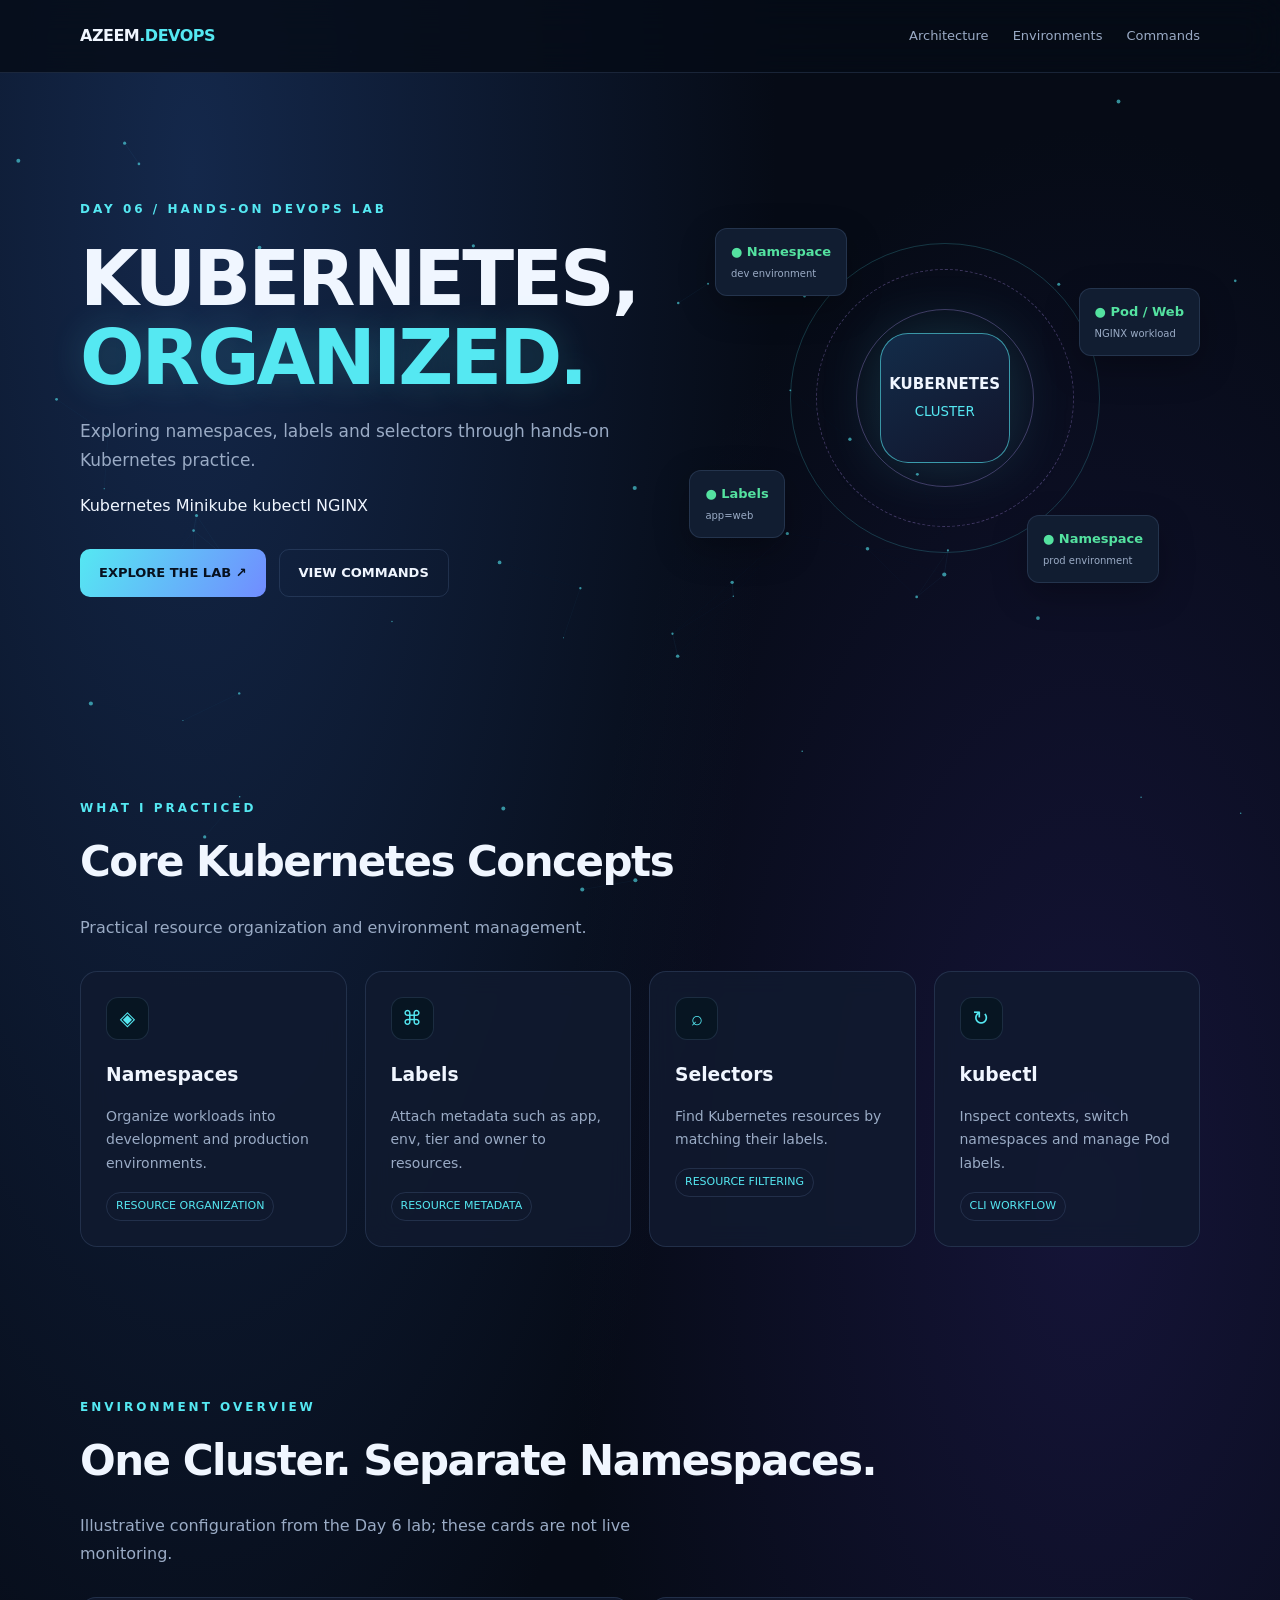
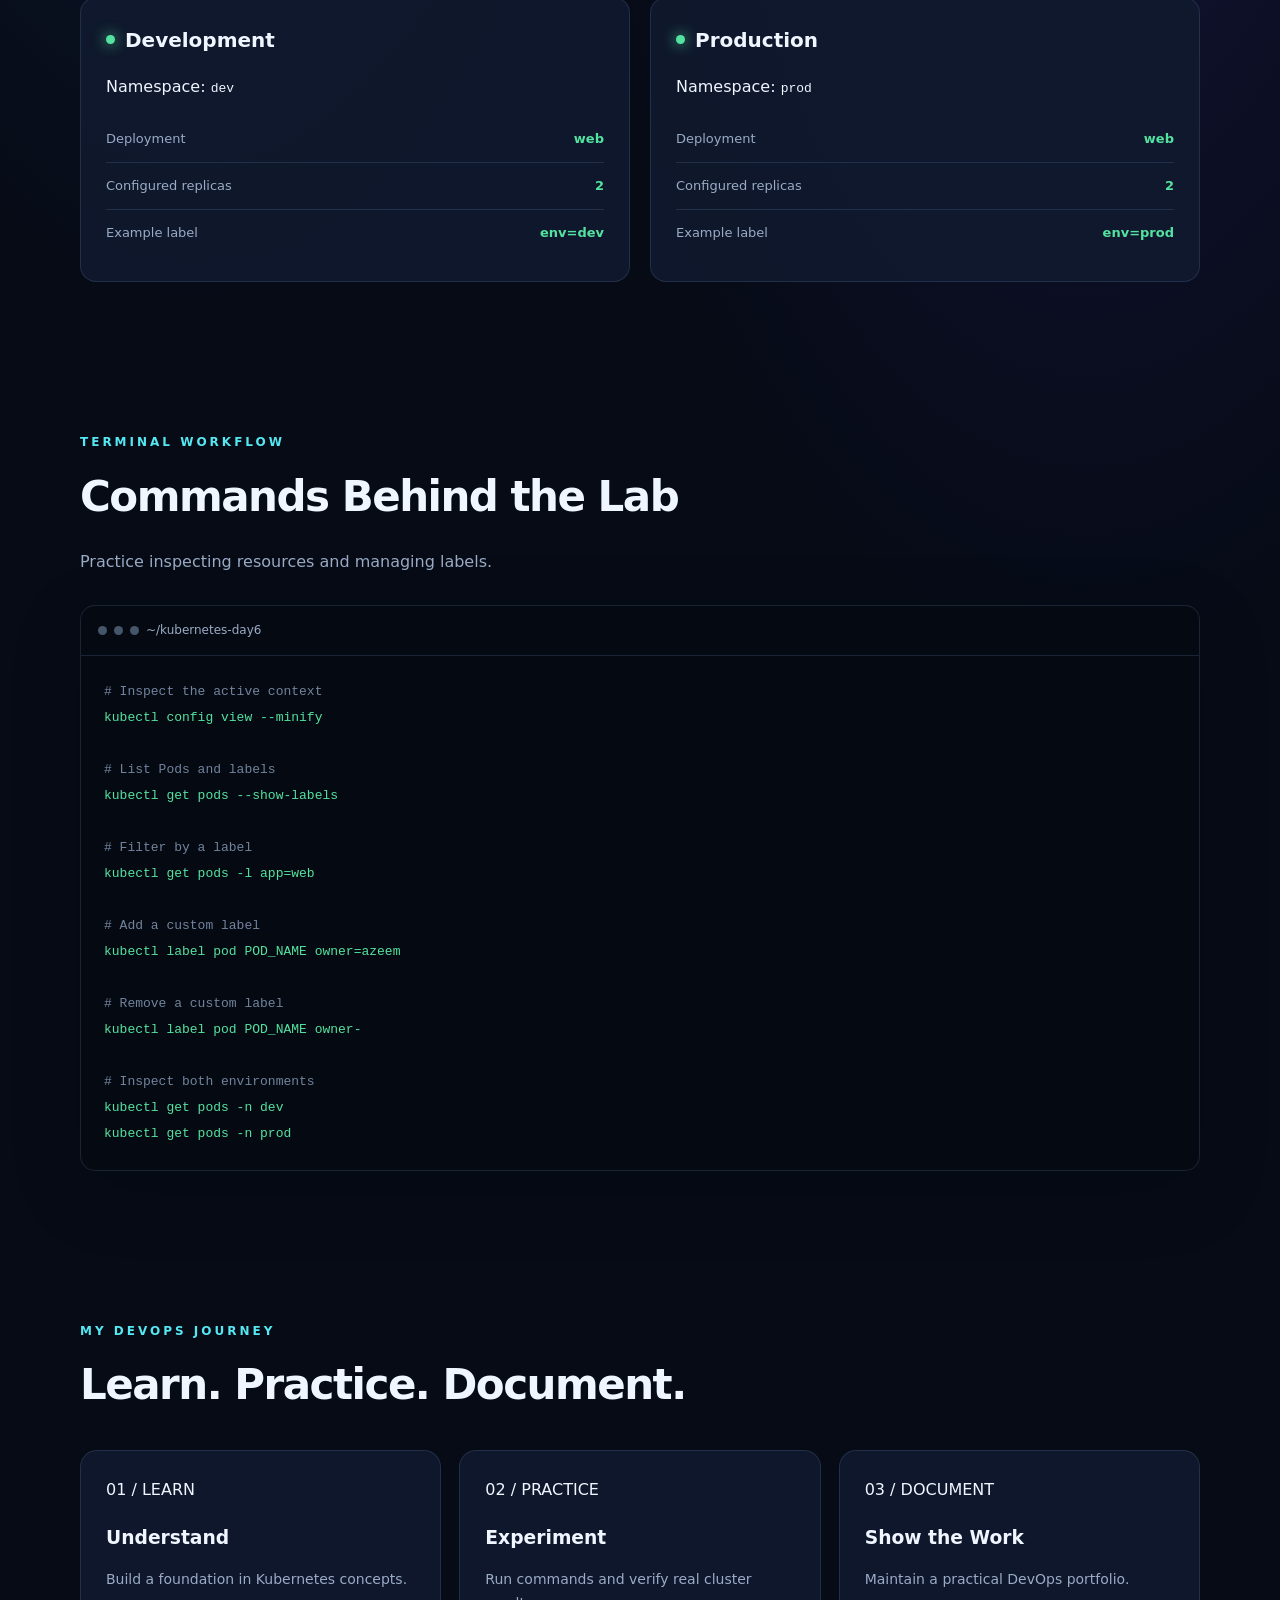
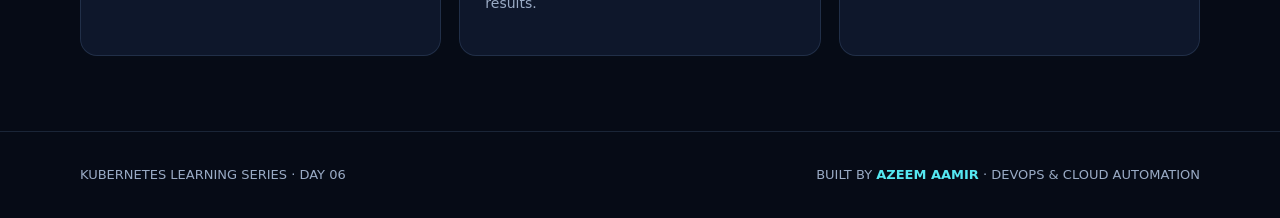
<file: showcase/index.html>
<!DOCTYPE html>
<html lang="en">
<head>
<meta charset="UTF-8">
<meta name="viewport" content="width=device-width, initial-scale=1">
<meta name="theme-color" content="#060b16">
<title>Kubernetes Day 6 | Azeem Aamir</title>
<link rel="stylesheet" href="css/style.css">
</head>
<body>
<canvas id="particles" aria-hidden="true"></canvas>
<div class="progress-track"><div class="progress-bar"></div></div>

<nav>
  <div class="container nav-inner">
    <a class="logo" href="#home">AZEEM<span>.DEVOPS</span></a>
    <div class="nav-links">
      <a href="#architecture">Architecture</a>
      <a href="#environments">Environments</a>
      <a href="#commands">Commands</a>
    </div>
  </div>
</nav>

<header class="container hero" id="home">
  <div class="reveal">
    <div class="eyebrow">DAY 06 / HANDS-ON DEVOPS LAB</div>
    <h1>KUBERNETES,<br><span>ORGANIZED.</span></h1>
    <p>Exploring namespaces, labels and selectors through hands-on Kubernetes practice.</p>
    <div class="badges">
      <span class="badge">Kubernetes</span>
      <span class="badge">Minikube</span>
      <span class="badge">kubectl</span>
      <span class="badge">NGINX</span>
    </div>
    <div class="actions">
      <a class="btn btn-primary" href="#architecture">EXPLORE THE LAB ↗</a>
      <a class="btn" href="#commands">VIEW COMMANDS</a>
    </div>
  </div>

  <div class="cluster reveal">
    <div class="orbit"></div>
    <div class="cluster-core"><div><strong>KUBERNETES</strong><small>CLUSTER</small></div></div>
    <div class="node node-one"><b>● Namespace</b><small>dev environment</small></div>
    <div class="node node-two"><b>● Pod / Web</b><small>NGINX workload</small></div>
    <div class="node node-three"><b>● Labels</b><small>app=web</small></div>
    <div class="node node-four"><b>● Namespace</b><small>prod environment</small></div>
  </div>
</header>

<main class="container">
<section class="section" id="architecture">
  <div class="section-heading reveal">
    <div class="eyebrow">WHAT I PRACTICED</div>
    <h2>Core Kubernetes Concepts</h2>
    <p>Practical resource organization and environment management.</p>
  </div>
  <div class="grid">
    <article class="card reveal"><div class="card-icon">◈</div><h3>Namespaces</h3><p>Organize workloads into development and production environments.</p><span class="tag">RESOURCE ORGANIZATION</span></article>
    <article class="card reveal"><div class="card-icon">⌘</div><h3>Labels</h3><p>Attach metadata such as app, env, tier and owner to resources.</p><span class="tag">RESOURCE METADATA</span></article>
    <article class="card reveal"><div class="card-icon">⌕</div><h3>Selectors</h3><p>Find Kubernetes resources by matching their labels.</p><span class="tag">RESOURCE FILTERING</span></article>
    <article class="card reveal"><div class="card-icon">↻</div><h3>kubectl</h3><p>Inspect contexts, switch namespaces and manage Pod labels.</p><span class="tag">CLI WORKFLOW</span></article>
  </div>
</section>

<section class="section" id="environments">
  <div class="section-heading reveal">
    <div class="eyebrow">ENVIRONMENT OVERVIEW</div>
    <h2>One Cluster. Separate Namespaces.</h2>
    <p>Illustrative configuration from the Day 6 lab; these cards are not live monitoring.</p>
  </div>
  <div class="environment">
    <article class="env-card reveal">
      <div class="env-title"><span class="dot"></span> Development</div>
      <p>Namespace: <code>dev</code></p>
      <div class="pod-row"><span>Deployment</span><strong>web</strong></div>
      <div class="pod-row"><span>Configured replicas</span><strong>2</strong></div>
      <div class="pod-row"><span>Example label</span><strong>env=dev</strong></div>
    </article>
    <article class="env-card reveal">
      <div class="env-title"><span class="dot"></span> Production</div>
      <p>Namespace: <code>prod</code></p>
      <div class="pod-row"><span>Deployment</span><strong>web</strong></div>
      <div class="pod-row"><span>Configured replicas</span><strong>2</strong></div>
      <div class="pod-row"><span>Example label</span><strong>env=prod</strong></div>
    </article>
  </div>
</section>

<section class="section" id="commands">
  <div class="section-heading reveal">
    <div class="eyebrow">TERMINAL WORKFLOW</div>
    <h2>Commands Behind the Lab</h2>
    <p>Practice inspecting resources and managing labels.</p>
  </div>
  <div class="terminal reveal">
    <div class="terminal-top"><i></i><i></i><i></i><span>~/kubernetes-day6</span></div>
    <pre><span class="comment"># Inspect the active context</span>
kubectl config view --minify

<span class="comment"># List Pods and labels</span>
kubectl get pods --show-labels

<span class="comment"># Filter by a label</span>
kubectl get pods -l app=web

<span class="comment"># Add a custom label</span>
kubectl label pod POD_NAME owner=azeem

<span class="comment"># Remove a custom label</span>
kubectl label pod POD_NAME owner-

<span class="comment"># Inspect both environments</span>
kubectl get pods -n dev
kubectl get pods -n prod</pre>
  </div>
</section>

<section class="section">
  <div class="section-heading reveal">
    <div class="eyebrow">MY DEVOPS JOURNEY</div>
    <h2>Learn. Practice. Document.</h2>
  </div>
  <div class="grid">
    <article class="card reveal"><div class="number">01 / LEARN</div><h3>Understand</h3><p>Build a foundation in Kubernetes concepts.</p></article>
    <article class="card reveal"><div class="number">02 / PRACTICE</div><h3>Experiment</h3><p>Run commands and verify real cluster results.</p></article>
    <article class="card reveal"><div class="number">03 / DOCUMENT</div><h3>Show the Work</h3><p>Maintain a practical DevOps portfolio.</p></article>
  </div>
</section>
</main>

<footer><div class="container footer-inner"><div>KUBERNETES LEARNING SERIES · DAY 06</div><div>BUILT BY <strong>AZEEM AAMIR</strong> · DEVOPS & CLOUD AUTOMATION</div></div></footer>
<script src="js/script.js" defer></script>
</body>
</html>
</file>
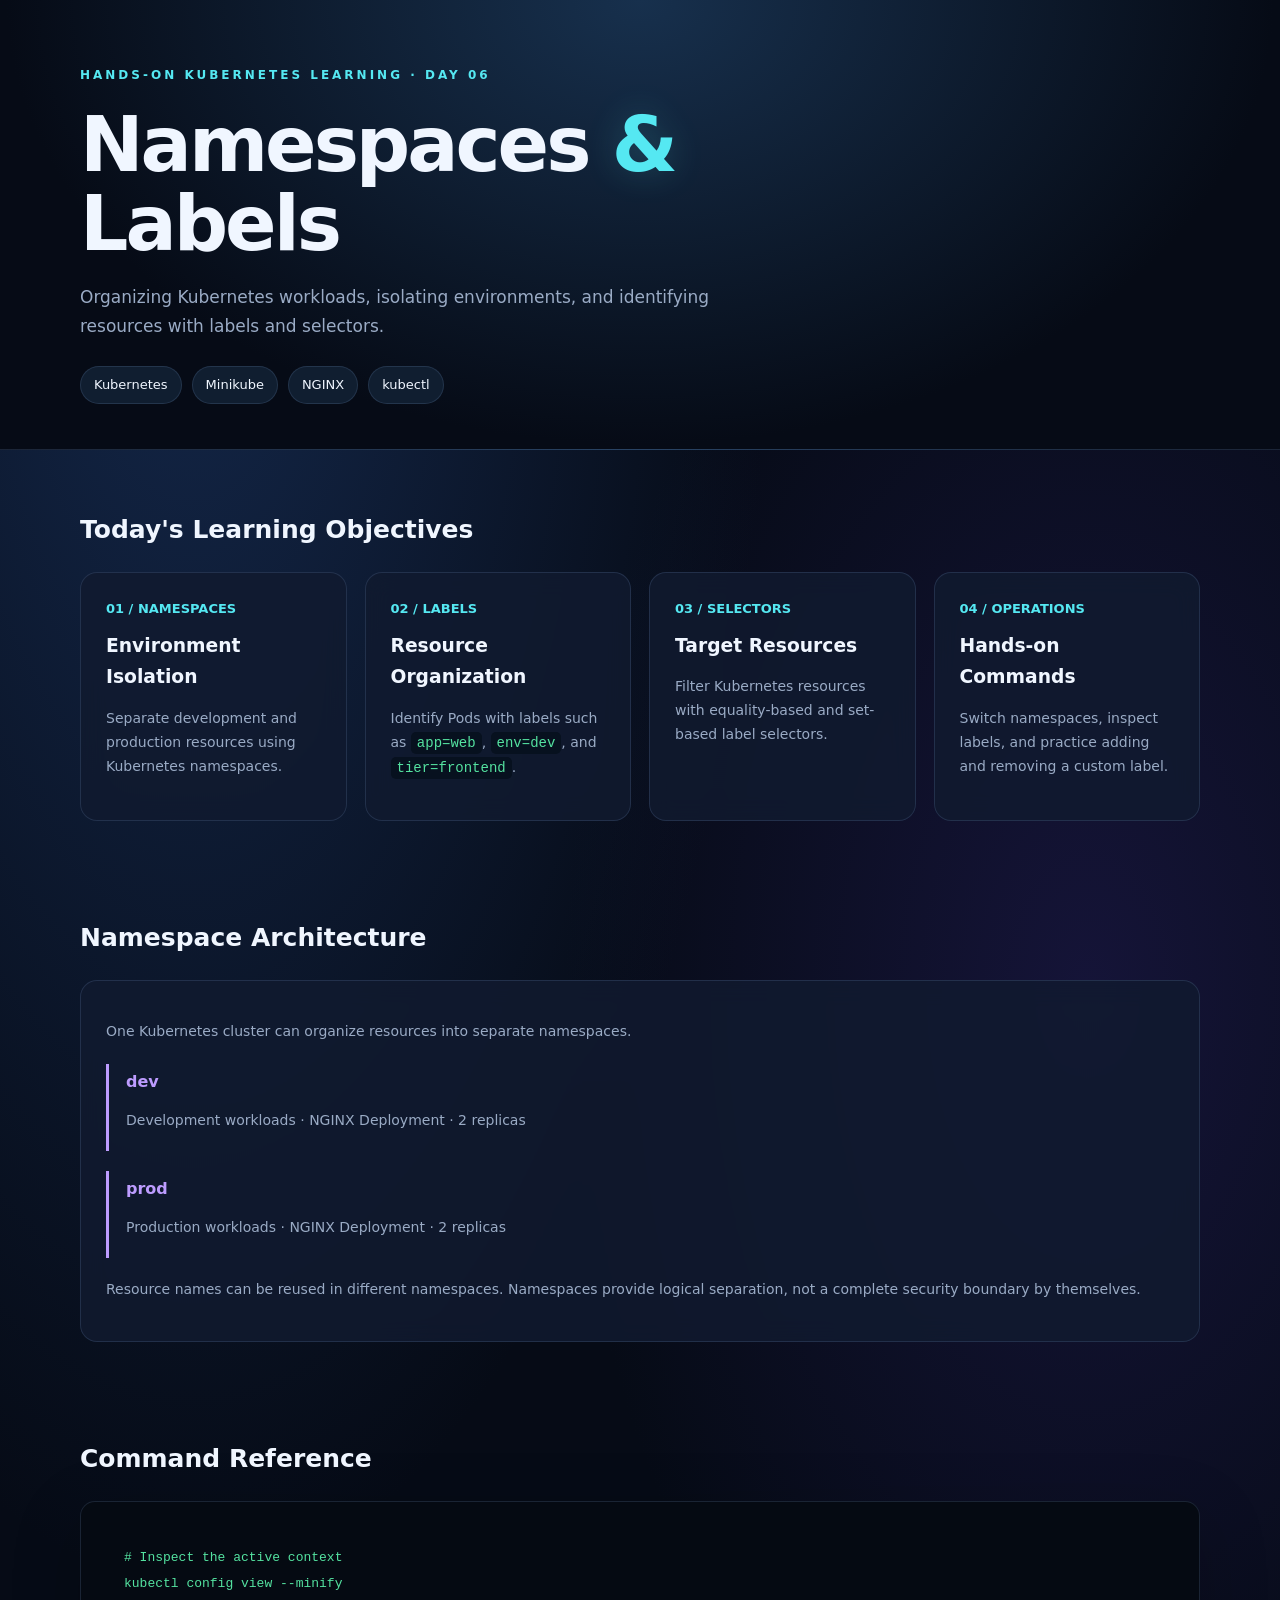
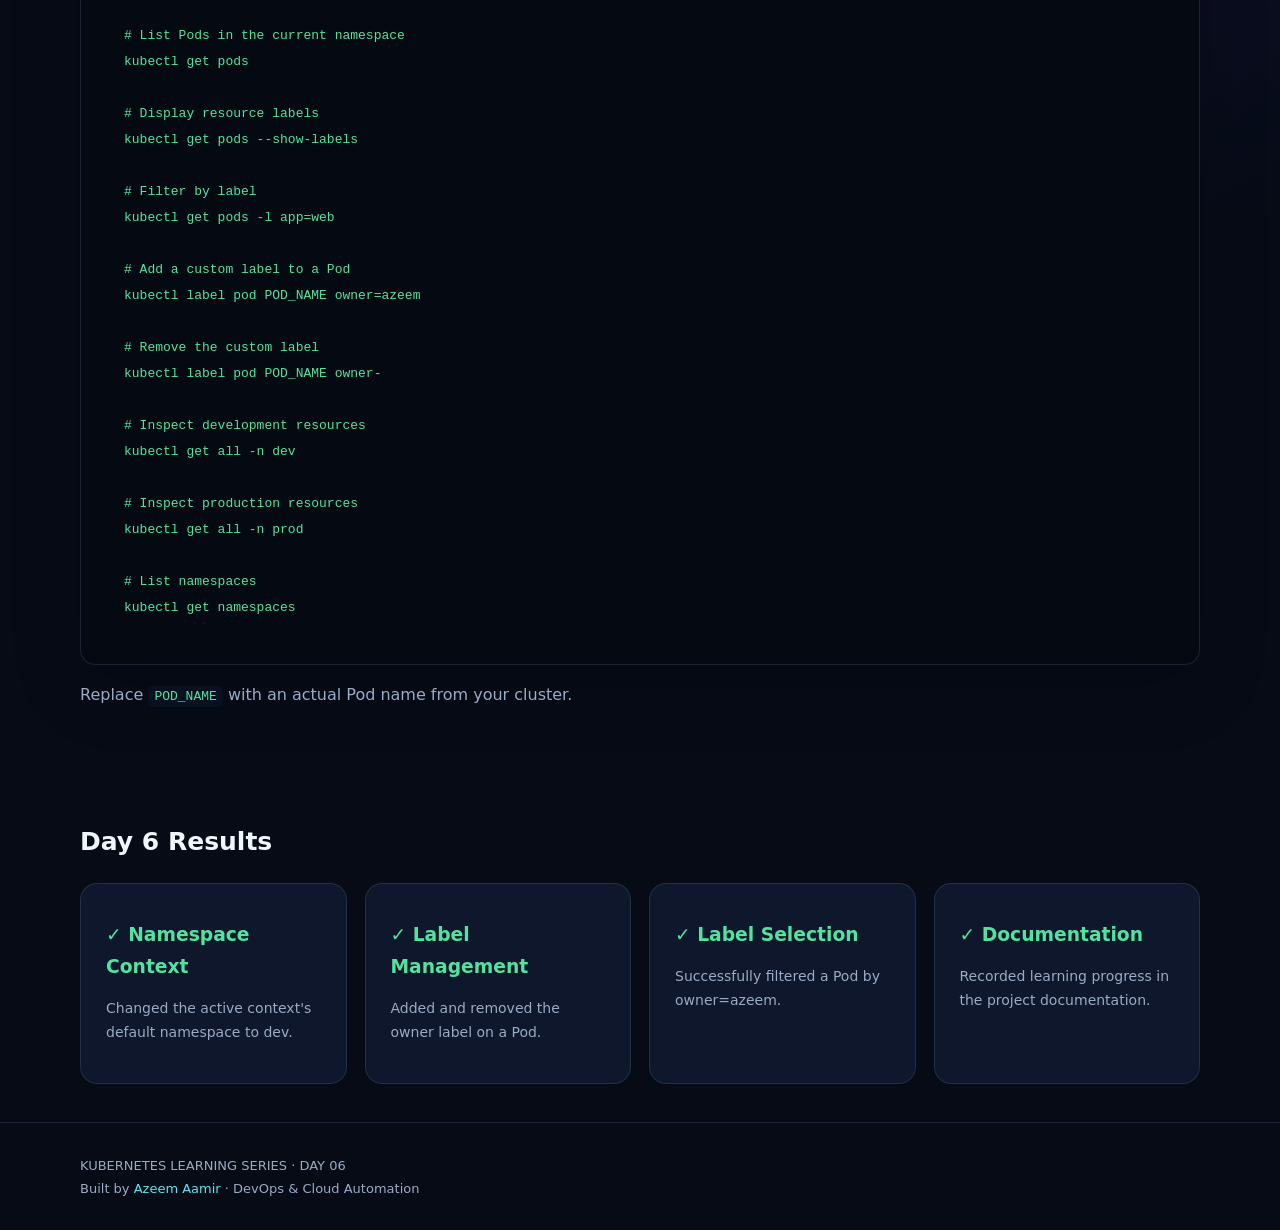
<file: showcase/index.backup.html>
<!DOCTYPE html>
<html lang="en">
<head>
<meta charset="UTF-8">
<meta name="viewport" content="width=device-width, initial-scale=1.0">
<title>Kubernetes Day 6 | Namespaces & Labels</title>
<style>
:root {
  --bg: #07111f;
  --panel: #101e30;
  --line: #233850;
  --text: #edf5ff;
  --muted: #8da3bd;
  --cyan: #54e5f2;
  --green: #51e0a1;
  --purple: #c1a2ff;
}
* { box-sizing: border-box; }
body {
  margin: 0;
  font-family: system-ui, sans-serif;
  background: var(--bg);
  color: var(--text);
  line-height: 1.6;
}
.container {
  width: min(1100px, 92%);
  margin: auto;
}
header {
  padding: 65px 0 45px;
  border-bottom: 1px solid var(--line);
  background: radial-gradient(ellipse at top, #17304d, var(--bg) 70%);
}
.eyebrow {
  color: var(--cyan);
  text-transform: uppercase;
  letter-spacing: 3px;
  font-size: 12px;
  font-weight: 700;
}
h1 {
  font-size: clamp(36px, 6vw, 64px);
  line-height: 1.1;
  margin: 18px 0;
}
h1 span { color: var(--cyan); }
.subtitle {
  max-width: 680px;
  color: var(--muted);
  font-size: 17px;
}
.badges {
  display: flex;
  flex-wrap: wrap;
  gap: 10px;
  margin-top: 25px;
}
.badge {
  border: 1px solid var(--line);
  background: #101e30;
  border-radius: 30px;
  padding: 7px 13px;
  font-size: 13px;
}
section { padding: 38px 0; }
.section-title {
  font-size: 25px;
  margin-bottom: 20px;
}
.grid {
  display: grid;
  grid-template-columns: repeat(auto-fit, minmax(220px, 1fr));
  gap: 16px;
}
.card {
  padding: 23px;
  background: var(--panel);
  border: 1px solid var(--line);
  border-radius: 16px;
  transition: transform .2s, border-color .2s;
}
.card:hover {
  transform: translateY(-4px);
  border-color: var(--cyan);
}
.number {
  color: var(--cyan);
  font-size: 13px;
  font-weight: 700;
}
h3 { margin: 10px 0; }
p { color: var(--muted); }
code {
  color: var(--green);
  background: #07111f;
  padding: 3px 6px;
  border-radius: 5px;
  overflow-wrap: anywhere;
}
.terminal {
  background: #050b13;
  border: 1px solid var(--line);
  border-radius: 14px;
  padding: 20px;
  overflow-x: auto;
}
.terminal pre {
  color: var(--green);
  line-height: 1.9;
  white-space: pre-wrap;
  overflow-wrap: anywhere;
}
.namespace {
  border-left: 3px solid var(--purple);
  padding: 4px 0 4px 17px;
  margin: 20px 0;
}
.namespace strong { color: var(--purple); }
.status {
  color: var(--green);
  font-weight: 700;
}
footer {
  border-top: 1px solid var(--line);
  padding: 28px 0;
  color: var(--muted);
  font-size: 13px;
}
footer span { color: var(--cyan); }
</style>
  <link rel="stylesheet" href="css/style.css">
</head>
<body>

<header>
<div class="container">
<div class="eyebrow">Hands-on Kubernetes Learning · Day 06</div>
<h1>Namespaces <span>&</span><br>Labels</h1>
<p class="subtitle">
Organizing Kubernetes workloads, isolating environments,
and identifying resources with labels and selectors.
</p>
<div class="badges">
<span class="badge">Kubernetes</span>
<span class="badge">Minikube</span>
<span class="badge">NGINX</span>
<span class="badge">kubectl</span>
</div>
</div>
</header>

<main class="container">

<section>
<h2 class="section-title">Today's Learning Objectives</h2>
<div class="grid">
<div class="card">
<div class="number">01 / NAMESPACES</div>
<h3>Environment Isolation</h3>
<p>Separate development and production resources
using Kubernetes namespaces.</p>
</div>
<div class="card">
<div class="number">02 / LABELS</div>
<h3>Resource Organization</h3>
<p>Identify Pods with labels such as
<code>app=web</code>, <code>env=dev</code>,
and <code>tier=frontend</code>.</p>
</div>
<div class="card">
<div class="number">03 / SELECTORS</div>
<h3>Target Resources</h3>
<p>Filter Kubernetes resources with equality-based
and set-based label selectors.</p>
</div>
<div class="card">
<div class="number">04 / OPERATIONS</div>
<h3>Hands-on Commands</h3>
<p>Switch namespaces, inspect labels, and practice
adding and removing a custom label.</p>
</div>
</div>
</section>

<section>
<h2 class="section-title">Namespace Architecture</h2>
<div class="card">
<p>One Kubernetes cluster can organize resources
into separate namespaces.</p>
<div class="namespace">
<strong>dev</strong>
<p>Development workloads · NGINX Deployment · 2 replicas</p>
</div>
<div class="namespace">
<strong>prod</strong>
<p>Production workloads · NGINX Deployment · 2 replicas</p>
</div>
<p>Resource names can be reused in different namespaces.
Namespaces provide logical separation, not a complete
security boundary by themselves.</p>
</div>
</section>

<section>
<h2 class="section-title">Command Reference</h2>
<div class="terminal">
<pre>
# Inspect the active context
kubectl config view --minify

# List Pods in the current namespace
kubectl get pods

# Display resource labels
kubectl get pods --show-labels

# Filter by label
kubectl get pods -l app=web

# Add a custom label to a Pod
kubectl label pod POD_NAME owner=azeem

# Remove the custom label
kubectl label pod POD_NAME owner-

# Inspect development resources
kubectl get all -n dev

# Inspect production resources
kubectl get all -n prod

# List namespaces
kubectl get namespaces
</pre>
</div>
<p>Replace <code>POD_NAME</code> with an actual Pod name
from your cluster.</p>
</section>

<section>
<h2 class="section-title">Day 6 Results</h2>
<div class="grid">
<div class="card">
<h3 class="status">✓ Namespace Context</h3>
<p>Changed the active context's default namespace to dev.</p>
</div>
<div class="card">
<h3 class="status">✓ Label Management</h3>
<p>Added and removed the owner label on a Pod.</p>
</div>
<div class="card">
<h3 class="status">✓ Label Selection</h3>
<p>Successfully filtered a Pod by owner=azeem.</p>
</div>
<div class="card">
<h3 class="status">✓ Documentation</h3>
<p>Recorded learning progress in the project documentation.</p>
</div>
</div>
</section>

</main>

<footer>
<div class="container">
KUBERNETES LEARNING SERIES · DAY 06<br>
Built by <span>Azeem Aamir</span> · DevOps & Cloud Automation
</div>
</footer>

  <script src="js/script.js" defer></script>
</body>
</html>
</file>
<file: showcase/css/style.css>
:root {
  --bg: #060b16;
  --panel: rgba(17, 27, 47, 0.85);
  --line: rgba(120, 155, 205, 0.18);
  --text: #f0f6ff;
  --muted: #9aabc5;
  --cyan: #55e8f2;
  --blue: #718cff;
  --green: #54e2a0;
  --purple: #bd9cff;
}

* {
  box-sizing: border-box;
}

html {
  scroll-behavior: smooth;
  scroll-padding-top: 80px;
}

body {
  margin: 0;
  color: var(--text);
  background:
    radial-gradient(ellipse at 15% 5%, #14284b 0, transparent 38%),
    radial-gradient(ellipse at 85% 35%, #151438 0, transparent 34%),
    var(--bg);
  font-family: Inter, system-ui, -apple-system, sans-serif;
  line-height: 1.7;
  overflow-x: hidden;
}

a {
  color: inherit;
  text-decoration: none;
}

#particles {
  position: fixed;
  inset: 0;
  width: 100%;
  height: 100%;
  z-index: -1;
  pointer-events: none;
}

.container {
  width: min(1120px, 90%);
  margin-inline: auto;
}

nav {
  position: sticky;
  top: 0;
  z-index: 10;
  background: rgba(6, 11, 22, .82);
  backdrop-filter: blur(18px);
  border-bottom: 1px solid var(--line);
}

.nav-inner {
  min-height: 72px;
  display: flex;
  justify-content: space-between;
  align-items: center;
  gap: 20px;
}

.logo {
  font-weight: 800;
  letter-spacing: -.5px;
}

.logo span {
  color: var(--cyan);
}

.nav-links {
  display: flex;
  flex-wrap: wrap;
  gap: 24px;
  color: var(--muted);
  font-size: 13px;
}

.nav-links a:hover {
  color: var(--cyan);
}

.hero {
  min-height: 650px;
  display: grid;
  grid-template-columns: 1.05fr .95fr;
  align-items: center;
  gap: 45px;
  padding-block: 75px;
}

.eyebrow {
  color: var(--cyan);
  font-size: 12px;
  font-weight: 800;
  letter-spacing: 3px;
  text-transform: uppercase;
}

h1 {
  margin: 20px 0;
  font-size: clamp(42px, 6vw, 76px);
  line-height: 1.04;
  letter-spacing: -3px;
}

h1 span {
  color: var(--cyan);
  text-shadow: 0 0 35px rgba(85, 232, 242, .2);
}

.hero p {
  max-width: 560px;
  color: var(--muted);
  font-size: 17px;
}

.actions {
  display: flex;
  flex-wrap: wrap;
  gap: 13px;
  margin-top: 30px;
}

.btn {
  display: inline-flex;
  justify-content: center;
  align-items: center;
  padding: 12px 19px;
  border: 1px solid var(--line);
  border-radius: 10px;
  font-weight: 700;
  font-size: 13px;
  transition: transform .25s, box-shadow .25s;
}

.btn:hover {
  transform: translateY(-3px);
  box-shadow: 0 10px 35px rgba(85, 232, 242, .12);
}

.btn-primary {
  background: linear-gradient(120deg, #55e8f2, #718cff);
  color: #07111f;
  border: 0;
}

.cluster {
  position: relative;
  min-height: 390px;
  display: grid;
  place-items: center;
  perspective: 900px;
}

.orbit {
  position: absolute;
  width: 310px;
  height: 310px;
  border: 1px solid rgba(85, 232, 242, .2);
  border-radius: 50%;
  animation: rotate 22s linear infinite;
}

.orbit::before,
.orbit::after {
  content: "";
  position: absolute;
  border: 1px dashed rgba(189, 156, 255, .3);
  border-radius: 50%;
  inset: 25px;
}

.orbit::after {
  inset: 65px;
  border-style: solid;
}

.cluster-core {
  position: relative;
  z-index: 2;
  width: 130px;
  height: 130px;
  display: grid;
  place-items: center;
  text-align: center;
  border: 1px solid rgba(85, 232, 242, .6);
  border-radius: 28px;
  background: linear-gradient(145deg, #132c49, #11142b);
  box-shadow: 0 0 60px rgba(85, 232, 242, .17);
  animation: float 4s ease-in-out infinite;
}

.cluster-core strong {
  display: block;
  font-size: 15px;
}

.cluster-core small {
  color: var(--cyan);
}

.node {
  position: absolute;
  z-index: 3;
  padding: 12px 15px;
  background: #111d31;
  border: 1px solid var(--line);
  border-radius: 12px;
  font-size: 12px;
  box-shadow: 0 12px 35px #0004;
  animation: float 4s ease-in-out infinite;
}

.node b {
  display: block;
  color: var(--green);
  font-size: 13px;
}

.node small {
  color: var(--muted);
}

.node-one { top: 25px; left: 5%; }
.node-two { top: 85px; right: 0; animation-delay: -1s; }
.node-three { bottom: 55px; left: 0; animation-delay: -2s; }
.node-four { bottom: 10px; right: 8%; animation-delay: -3s; }

.section {
  padding-block: 75px;
}

.section-heading {
  margin-bottom: 30px;
}

.section-heading h2 {
  margin: 8px 0;
  font-size: clamp(28px, 4vw, 42px);
  letter-spacing: -1.5px;
}

.section-heading p {
  color: var(--muted);
  max-width: 620px;
}

.grid {
  display: grid;
  grid-template-columns: repeat( auto-fit, minmax(225px, 1fr) );
  gap: 18px;
}

.card {
  padding: 25px;
  border: 1px solid var(--line);
  border-radius: 17px;
  background: var(--panel);
  backdrop-filter: blur(12px);
  transition: transform .3s, border-color .3s, background .3s;
}

.card:hover {
  transform: translateY(-7px);
  border-color: rgba(85, 232, 242, .55);
  background: rgba(23, 40, 65, .95);
}

.card-icon {
  width: 43px;
  height: 43px;
  display: grid;
  place-items: center;
  color: var(--cyan);
  border: 1px solid var(--line);
  border-radius: 12px;
  background: #071522;
  font-size: 20px;
}

.card h3 {
  margin-bottom: 8px;
}

.card p {
  color: var(--muted);
  font-size: 14px;
}

.tag {
  display: inline-block;
  padding: 4px 9px;
  border: 1px solid var(--line);
  border-radius: 30px;
  color: var(--cyan);
  font-size: 11px;
}

.environment {
  display: grid;
  grid-template-columns: 1fr 1fr;
  gap: 20px;
}

.env-card {
  padding: 25px;
  background: var(--panel);
  border: 1px solid var(--line);
  border-radius: 16px;
}

.env-title {
  display: flex;
  align-items: center;
  gap: 10px;
  font-size: 20px;
  font-weight: 800;
}

.dot {
  width: 9px;
  height: 9px;
  border-radius: 50%;
  background: var(--green);
  box-shadow: 0 0 14px var(--green);
  animation: pulse 2s infinite;
}

.pod-row {
  display: flex;
  justify-content: space-between;
  align-items: center;
  gap: 12px;
  padding: 12px 0;
  border-bottom: 1px solid var(--line);
  color: var(--muted);
  font-size: 13px;
}

.pod-row:last-child {
  border-bottom: 0;
}

.pod-row strong {
  color: var(--green);
}

.terminal {
  overflow: hidden;
  border: 1px solid var(--line);
  border-radius: 15px;
  background: #050a12;
  box-shadow: 0 20px 70px #0003;
}

.terminal-top {
  display: flex;
  align-items: center;
  gap: 7px;
  padding: 14px 17px;
  border-bottom: 1px solid var(--line);
  color: var(--muted);
  font-size: 12px;
}

.terminal-top i {
  width: 9px;
  height: 9px;
  border-radius: 50%;
  background: #45556a;
}

.terminal pre {
  margin: 0;
  padding: 23px;
  overflow-x: auto;
  color: var(--green);
  font-size: 13px;
  line-height: 2;
}

.terminal .comment {
  color: #71839d;
}

.reveal {
  opacity: 0;
  transform: translateY(24px);
  transition: opacity .7s ease, transform .7s ease;
}

.reveal.visible {
  opacity: 1;
  transform: translateY(0);
}

.progress-track {
  height: 4px;
  position: fixed;
  z-index: 20;
  top: 0;
  left: 0;
  width: 100%;
  background: transparent;
}

.progress-bar {
  height: 100%;
  width: 0;
  background: linear-gradient(90deg, var(--cyan), var(--purple));
}

footer {
  padding: 32px 0;
  border-top: 1px solid var(--line);
  color: var(--muted);
  font-size: 13px;
}

.footer-inner {
  display: flex;
  flex-wrap: wrap;
  justify-content: space-between;
  gap: 12px;
}

footer strong {
  color: var(--cyan);
}

@keyframes float {
  0%, 100% { transform: translateY(0); }
  50% { transform: translateY(-12px); }
}

@keyframes rotate {
  to { transform: rotate(360deg); }
}

@keyframes pulse {
  50% { opacity: .45; box-shadow: 0 0 3px var(--green); }
}

@media (max-width: 760px) {
  .nav-inner { align-items: flex-start; padding-block: 16px; flex-direction: column; }
  .nav-links { gap: 14px; }
  .hero { grid-template-columns: 1fr; padding-block: 55px; }
  .cluster { min-height: 340px; transform: scale(.88); }
  .environment { grid-template-columns: 1fr; }
  h1 { letter-spacing: -2px; }
  .section { padding-block: 50px; }
}

@media (prefers-reduced-motion: reduce) {
  *, *::before, *::after {
    animation-duration: .01ms !important;
    animation-iteration-count: 1 !important;
    scroll-behavior: auto !important;
    transition-duration: .01ms !important;
  }
  .reveal { opacity: 1; transform: none; }
}
</file>
